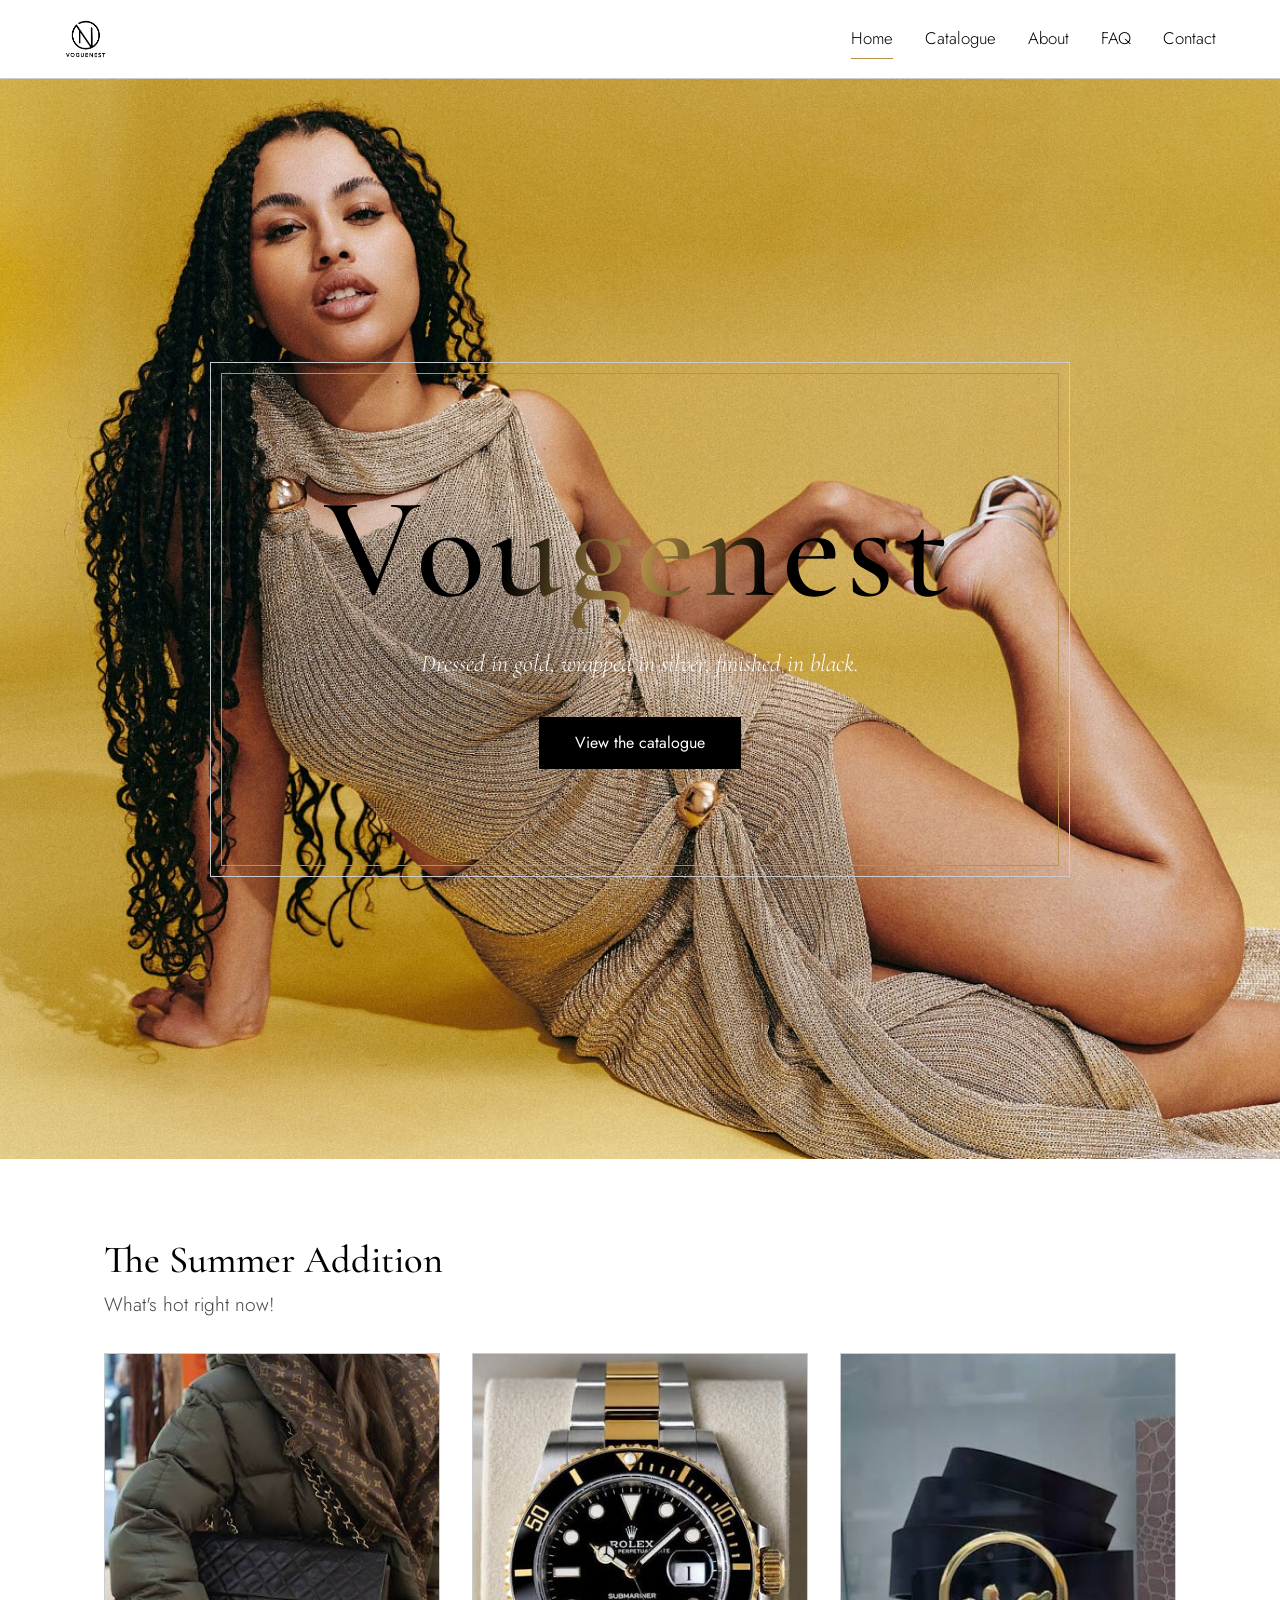
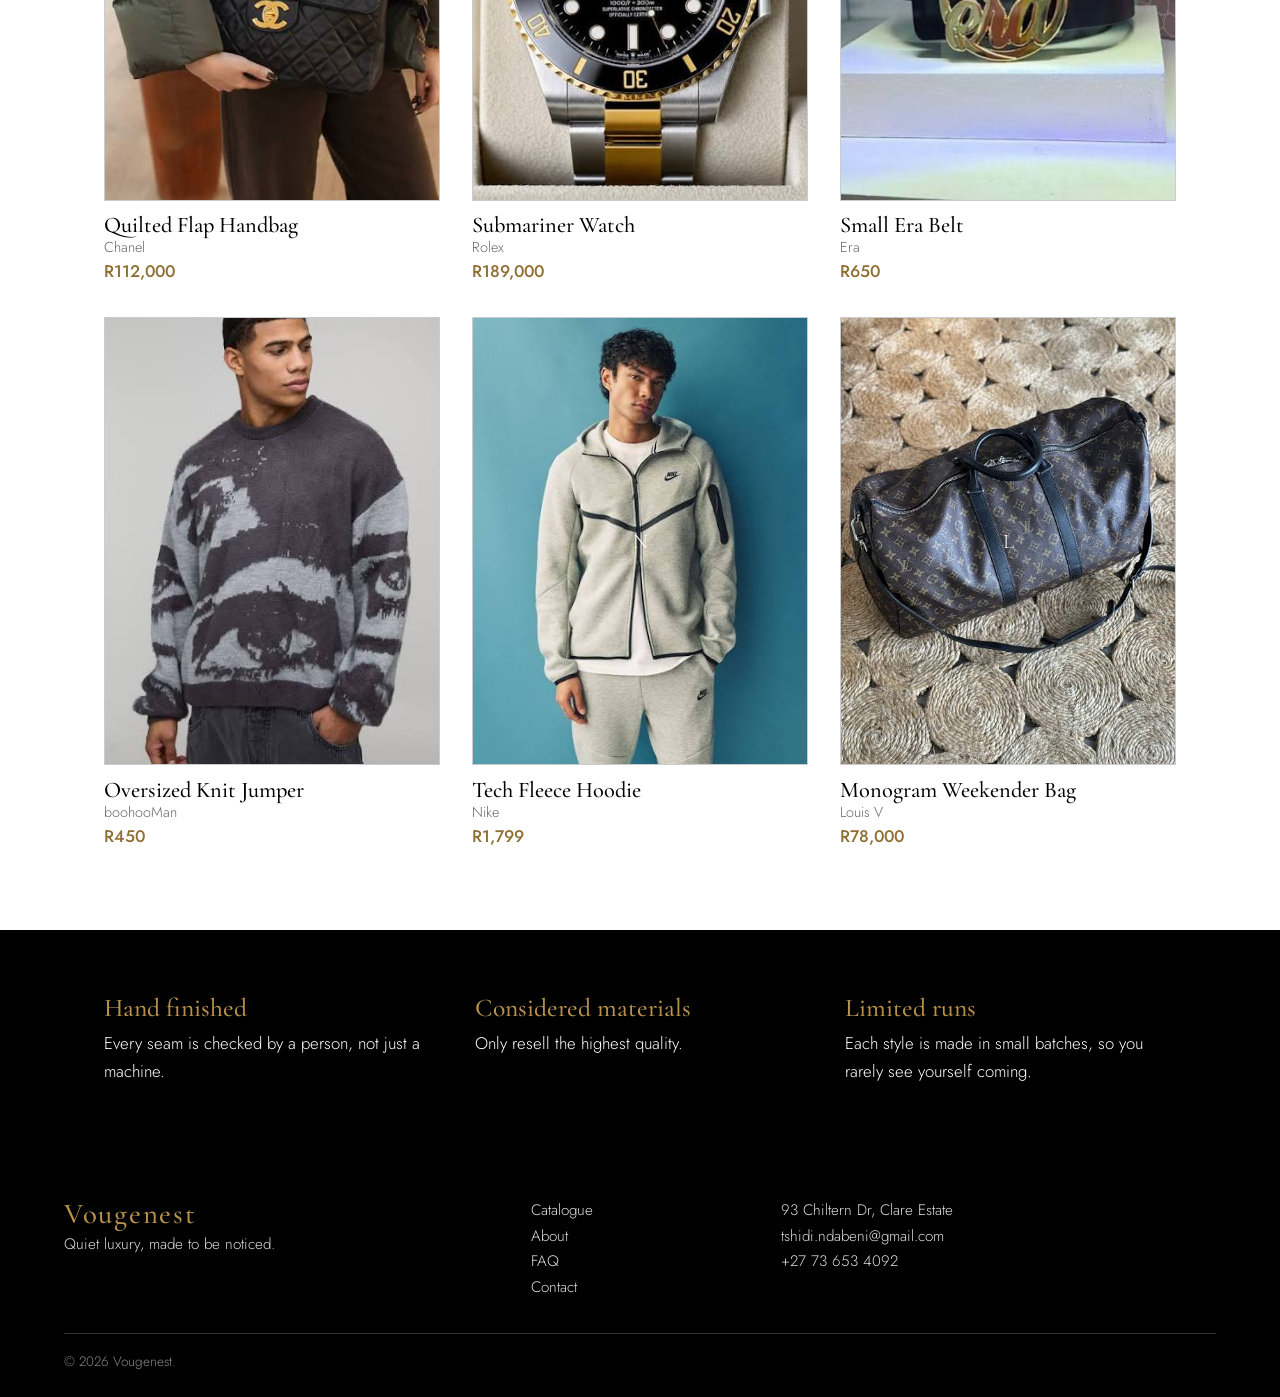
<file: index.html>
<!DOCTYPE html>
<html lang="en">

<head>
    <meta charset="UTF-8">
    <meta name="viewport" content="width=device-width, initial-scale=1">
    <title>Home | Vougenest</title>
    <link rel="preconnect" href="https://fonts.googleapis.com">
    <link rel="preconnect" href="https://fonts.gstatic.com" crossorigin>
    <link
        href="https://fonts.googleapis.com/css2?family=Cormorant+Garamond:ital,wght@0,400;0,500;0,600;1,400&family=Jost:wght@300;400;500&display=swap"
        rel="stylesheet">
    <link rel="stylesheet" href="css/style.css">
</head>

<body>
    <header class="site-header"><a class="logo" href="index.html"><img src="images/logo-black.png" alt="Vougenest"></a><button class="menu-btn"
            aria-label="Menu" aria-expanded="false">Menu</button>
        <nav id="nav"><a href="index.html" class="on">Home</a><a href="catalogue.html">Catalogue</a><a
                href="about.html">About</a><a href="faq.html">FAQ</a><a href="contact.html">Contact</a></nav>
    </header>
    <main>
        <section class="hero">
            <div class="frame">
                <h1>Vougenest</h1>
                <p class="tag">Dressed in gold, wrapped in silver, finished in black.</p><a class="btn"
                    href="catalogue.html">View the catalogue</a>
            </div>
        </section>
        <section class="wrap">
            <h2>The Summer Addition</h2>
            <p class="lead">What's hot right now!</p>
            <div class="grid">
                <article class="card" data-brand="Chanel">
                    <div class="ph flaphand"></div>
                    <h3>Quilted Flap Handbag</h3>
                    <p class="meta">Chanel</p>
                    <p class="price">R112,000</p>
                </article>
                <article class="card" data-brand="Rolex">
                    <div class="ph submarine"></div>
                    <h3>Submariner Watch</h3>
                    <p class="meta">Rolex</p>
                    <p class="price">R189,000</p>
                </article>
                <article class="card" data-brand="New Era">
                    <div class="ph era_belt"></div>
                    <h3>Small Era Belt</h3>
                    <p class="meta">Era</p>
                    <p class="price">R650</p>
                </article>
                <article class="card" data-brand="boohooMan">
                    <div class="ph knitJumper"></div>
                    <h3>Oversized Knit Jumper</h3>
                    <p class="meta">boohooMan</p>
                    <p class="price">R450</p>
                </article>
                <article class="card" data-brand="Nike">
                    <div class="ph NikeTech"><span>N</span></div>
                    <h3>Tech Fleece Hoodie</h3>
                    <p class="meta">Nike</p>
                    <p class="price">R1,799</p>
                </article>
                <article class="card" data-brand="Louis V">
                    <div class="ph MonogramBag"><span>L</span></div>
                    <h3>Monogram Weekender Bag</h3>
                    <p class="meta">Louis V</p>
                    <p class="price">R78,000</p>
                </article>
            </div>
        </section>
        <section class="band">
            <div class="wrap three">
                <div>
                    <h3>Hand finished</h3>
                    <p>Every seam is checked by a person, not just a machine.</p>
                </div>
                <div>
                    <h3>Considered materials</h3>
                    <p>Only resell the highest quality.</p>
                </div>
                <div>
                    <h3>Limited runs</h3>
                    <p>Each style is made in small batches, so you rarely see yourself coming.</p>
                </div>
            </div>
        </section>
    </main>
    <footer class="site-footer">
        <div><strong class="logo">Vougenest</strong>
            <p>Quiet luxury, made to be noticed.</p>
        </div>
        <div><a href="catalogue.html">Catalogue</a><a href="about.html">About</a><a href="faq.html">FAQ</a><a
                href="contact.html">Contact</a></div>
        <div>
            <p>93 Chiltern Dr, Clare Estate<br>tshidi.ndabeni@gmail.com<br>+27 73 653 4092</p>
        </div>
        <p class="legal">&copy; 2026 Vougenest.</p>
    </footer>
    <script src="js/main.js"></script>
</body>

</html>
</file>
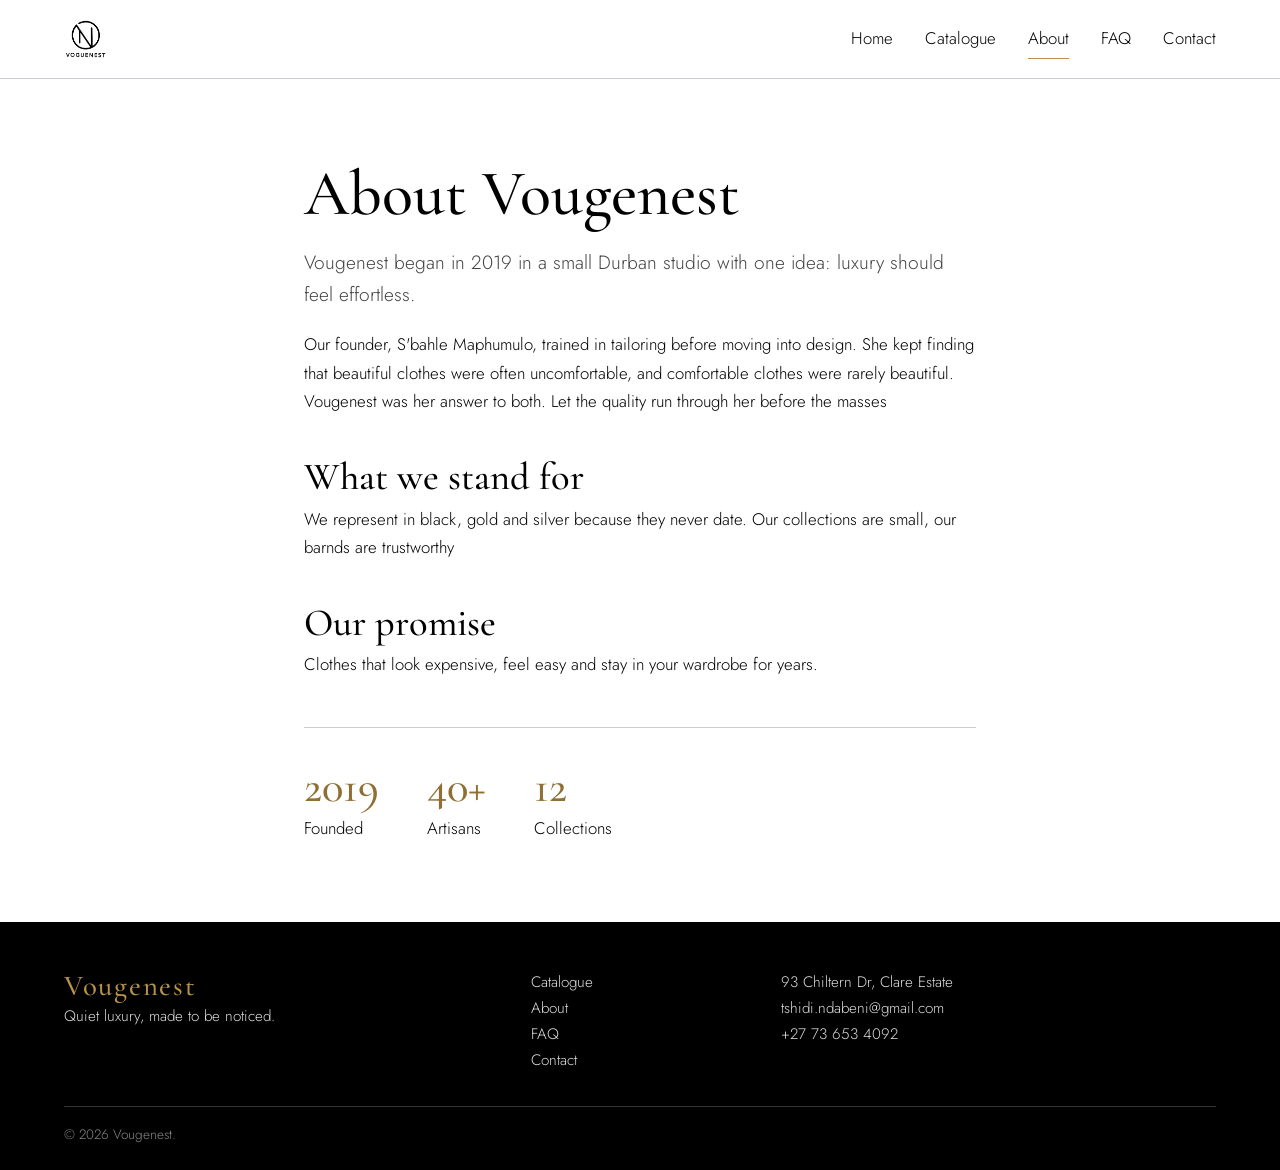
<file: about.html>
<!DOCTYPE html>
<html lang="en">

<head>
    <meta charset="UTF-8">
    <meta name="viewport" content="width=device-width, initial-scale=1">
    <title>About | Vougenest</title>
    <link rel="preconnect" href="https://fonts.googleapis.com">
    <link rel="preconnect" href="https://fonts.gstatic.com" crossorigin>
    <link
        href="https://fonts.googleapis.com/css2?family=Cormorant+Garamond:ital,wght@0,400;0,500;0,600;1,400&family=Jost:wght@300;400;500&display=swap"
        rel="stylesheet">
    <link rel="stylesheet" href="css/style.css">
</head>

<body>
    <header class="site-header"><a class="logo" href="index.html"><img src="images/logo-black.png" alt="Vougenest"></a><button class="menu-btn"
            aria-label="Menu" aria-expanded="false">Menu</button>
        <nav id="nav"><a href="index.html">Home</a><a href="catalogue.html">Catalogue</a><a href="about.html"
                class="on">About</a><a href="faq.html">FAQ</a><a href="contact.html">Contact</a></nav>
    </header>
    <main>
        <section class="wrap narrow">
            <h1 class="ptitle">About Vougenest</h1>
            <p class="lead">Vougenest began in 2019 in a small Durban studio with one idea: luxury should feel
                effortless.</p>
            <p>Our founder, S'bahle Maphumulo, trained in tailoring before moving into design. She kept finding that
                beautiful clothes were often uncomfortable, and comfortable clothes were rarely beautiful. Vougenest was
                her answer to both. Let the quality run through her before the masses</p>
            <h2>What we stand for</h2>
            <p>We represent in black, gold and silver because they never date. Our collections are small, our barnds are
                trustworthy</p>
            <h2>Our promise</h2>
            <p>Clothes that look expensive, feel easy and stay in your wardrobe for years.</p>
            <div class="stats">
                <div><b>2019</b><span>Founded</span></div>
                <div><b>40+</b><span>Artisans</span></div>
                <div><b>12</b><span>Collections</span></div>
            </div>
        </section>
    </main>
    <footer class="site-footer">
        <div><strong class="logo">Vougenest</strong>
            <p>Quiet luxury, made to be noticed.</p>
        </div>
        <div><a href="catalogue.html">Catalogue</a><a href="about.html">About</a><a href="faq.html">FAQ</a><a
                href="contact.html">Contact</a></div>
        <div>
            <p>93 Chiltern Dr, Clare Estate<br>tshidi.ndabeni@gmail.com<br>+27 73 653 4092</p>
        </div>
        <p class="legal">&copy; 2026 Vougenest.</p>
    </footer>
    <script src="js/main.js"></script>
</body>

</html>
</file>
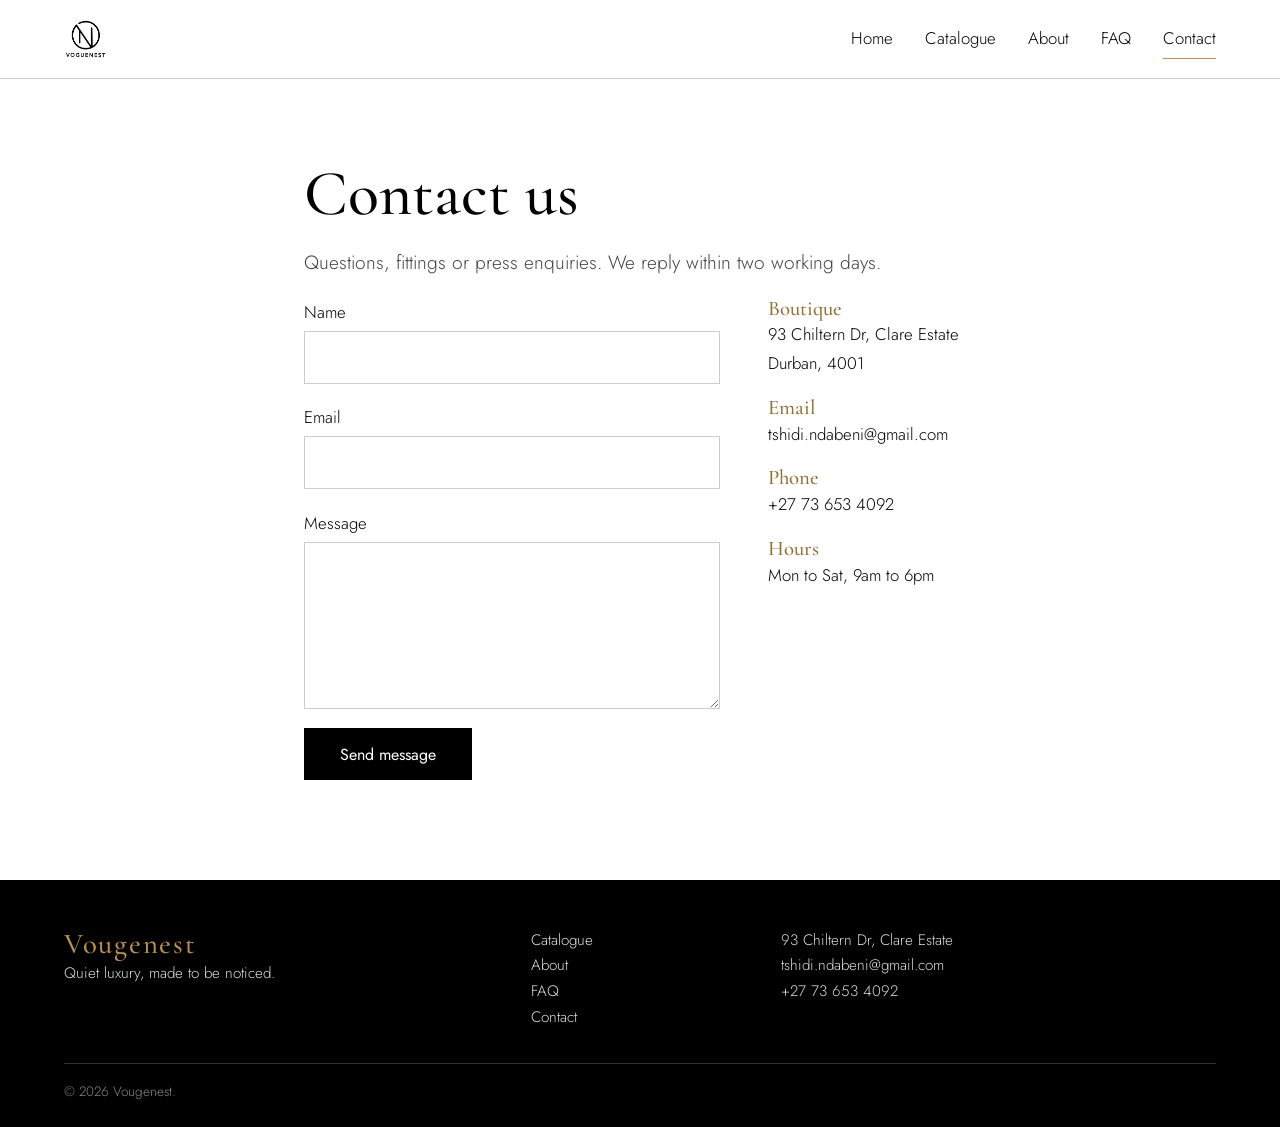
<file: contact.html>
<!DOCTYPE html>
<html lang="en">

<head>
    <meta charset="UTF-8">
    <meta name="viewport" content="width=device-width, initial-scale=1">
    <title>Contact | Vougenest</title>
    <link rel="preconnect" href="https://fonts.googleapis.com">
    <link rel="preconnect" href="https://fonts.gstatic.com" crossorigin>
    <link
        href="https://fonts.googleapis.com/css2?family=Cormorant+Garamond:ital,wght@0,400;0,500;0,600;1,400&family=Jost:wght@300;400;500&display=swap"
        rel="stylesheet">
    <link rel="stylesheet" href="css/style.css">
</head>

<body>
    <header class="site-header"><a class="logo" href="index.html"><img src="images/logo-black.png" alt="Vougenest"></a><button class="menu-btn"
            aria-label="Menu" aria-expanded="false">Menu</button>
        <nav id="nav"><a href="index.html">Home</a><a href="catalogue.html">Catalogue</a><a
                href="about.html">About</a><a href="faq.html">FAQ</a><a href="contact.html" class="on">Contact</a></nav>
    </header>
    <main>
        <section class="wrap narrow">
            <h1 class="ptitle">Contact us</h1>
            <p class="lead">Questions, fittings or press enquiries. We reply within two working days.</p>
            <div class="two">
                <form id="cform" novalidate><label>Name<input id="n" required></label><label>Email<input id="e"
                            type="email" required></label><label>Message<textarea id="m" rows="5"
                            required></textarea></label><button class="btn" type="submit">Send message</button>
                    <p id="msg" role="status"></p>
                </form>
                <aside>
                    <h3>Boutique</h3>
                    <p>93 Chiltern Dr, Clare Estate<br>Durban, 4001</p>
                    <h3>Email</h3>
                    <p>tshidi.ndabeni@gmail.com</p>
                    <h3>Phone</h3>
                    <p>+27 73 653 4092</p>
                    <h3>Hours</h3>
                    <p>Mon to Sat, 9am to 6pm</p>
                </aside>
            </div>
        </section>
    </main>
    <footer class="site-footer">
        <div><strong class="logo">Vougenest</strong>
            <p>Quiet luxury, made to be noticed.</p>
        </div>
        <div><a href="catalogue.html">Catalogue</a><a href="about.html">About</a><a href="faq.html">FAQ</a><a
                href="contact.html">Contact</a></div>
        <div>
            <p>93 Chiltern Dr, Clare Estate<br>tshidi.ndabeni@gmail.com<br>+27 73 653 4092</p>
        </div>
        <p class="legal">&copy; 2026 Vougenest.</p>
    </footer>
    <script src="js/main.js"></script>
</body>

</html>
</file>
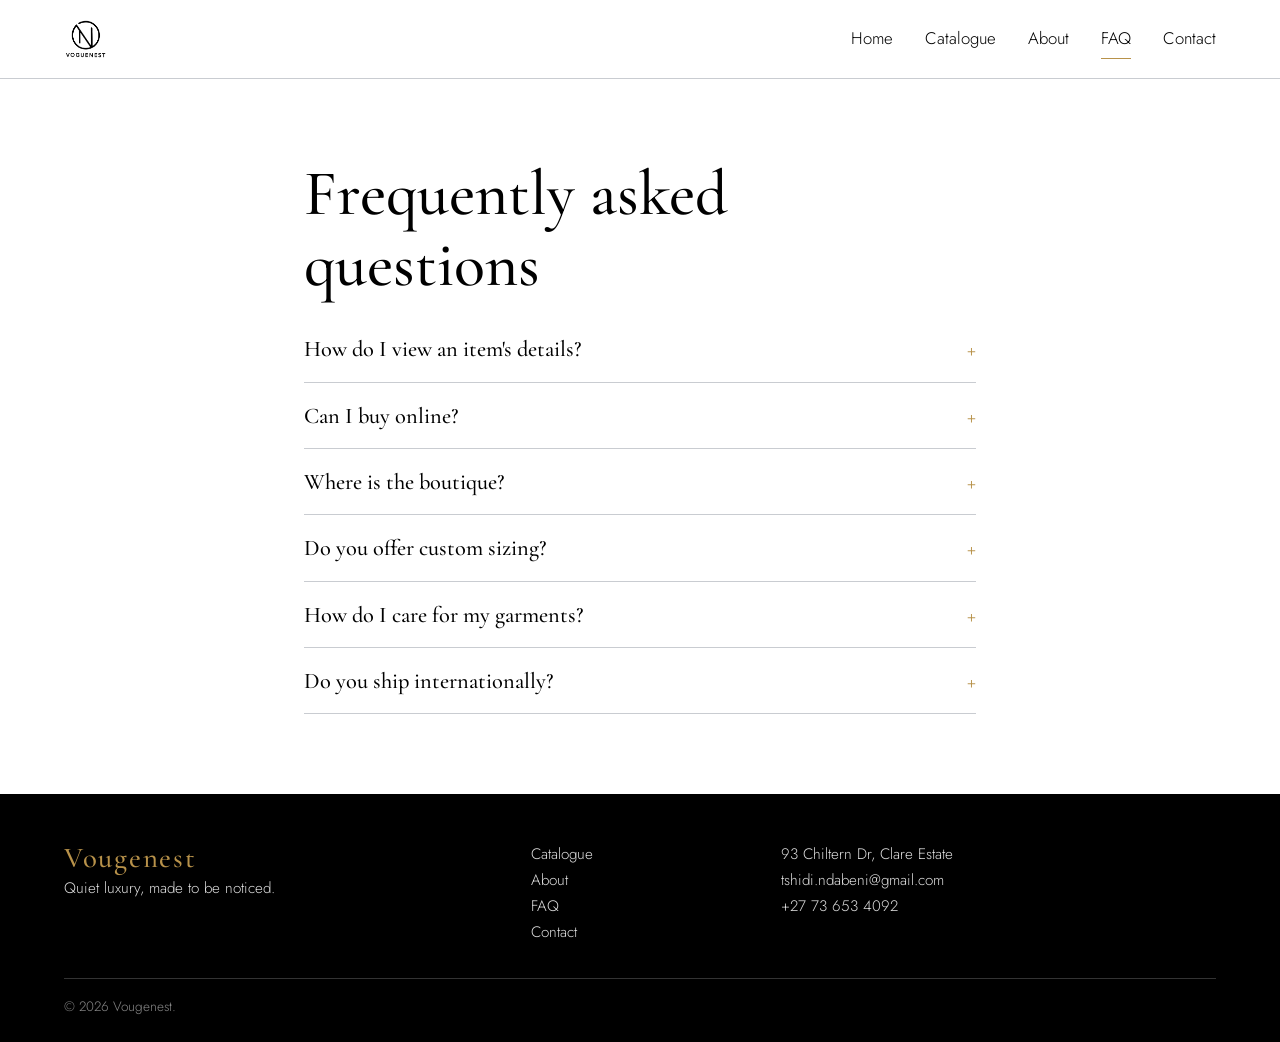
<file: faq.html>
<!DOCTYPE html>
<html lang="en">

<head>
    <meta charset="UTF-8">
    <meta name="viewport" content="width=device-width, initial-scale=1">
    <title>FAQ | Vougenest</title>
    <link rel="preconnect" href="https://fonts.googleapis.com">
    <link rel="preconnect" href="https://fonts.gstatic.com" crossorigin>
    <link
        href="https://fonts.googleapis.com/css2?family=Cormorant+Garamond:ital,wght@0,400;0,500;0,600;1,400&family=Jost:wght@300;400;500&display=swap"
        rel="stylesheet">
    <link rel="stylesheet" href="css/style.css">
</head>

<body>
    <header class="site-header"><a class="logo" href="index.html"><img src="images/logo-black.png" alt="Vougenest"></a><button class="menu-btn"
            aria-label="Menu" aria-expanded="false">Menu</button>
        <nav id="nav"><a href="index.html">Home</a><a href="catalogue.html">Catalogue</a><a
                href="about.html">About</a><a href="faq.html" class="on">FAQ</a><a href="contact.html">Contact</a></nav>
    </header>
    <main>
        <section class="wrap narrow">
            <h1 class="ptitle">Frequently asked questions</h1>
            <details>
                <summary>How do I view an item's details?</summary>
                <p>Open the Catalogue page and select a category. Each piece shows its name, type and price.</p>
            </details>
            <details>
                <summary>Can I buy online?</summary>
                <p>Not yet. This website is a showcase. Visit our boutique or contact us to enquire about a piece.</p>
            </details>
            <details>
                <summary>Where is the boutique?</summary>
                <p>93 Chiltern Dr, Clare Estate, Durban. Open Monday to Saturday, 9am to 6pm.</p>
            </details>
            <details>
                <summary>Do you offer custom sizing?</summary>
                <p>Yes. Our tailoring team can adjust any piece. Contact us to book a fitting.</p>
            </details>
            <details>
                <summary>How do I care for my garments?</summary>
                <p>Each item has a care label. As a rule, dry clean silks and wools, and store leather away from direct
                    sun.</p>
            </details>
            <details>
                <summary>Do you ship internationally?</summary>
                <p>Not at the moment, but we are planning to open international orders soon.</p>
            </details>
        </section>
    </main>
    <footer class="site-footer">
        <div><strong class="logo">Vougenest</strong>
            <p>Quiet luxury, made to be noticed.</p>
        </div>
        <div><a href="catalogue.html">Catalogue</a><a href="about.html">About</a><a href="faq.html">FAQ</a><a
                href="contact.html">Contact</a></div>
        <div>
            <p>93 Chiltern Dr, Clare Estate<br>tshidi.ndabeni@gmail.com<br>+27 73 653 4092</p>
        </div>
        <p class="legal">&copy; 2026 Vougenest.</p>
    </footer>
    <script src="js/main.js"></script>
</body>

</html>
</file>
<file: css/style.css>
:root {
    --bg: #fff;
    --ink: #000;
    --gold: #b8924a;
    --gold-d: #8f6f33;
    --silver: #c9ccd1;
    --soft: #f5f5f6;
    --serif: 'Cormorant Garamond', Georgia, serif;
    --sans: 'Jost', system-ui, sans-serif
}

* {
    box-sizing: border-box;
    margin: 0
}

body {
    background: var(--bg);
    color: var(--ink);
    font: 300 1.05rem/1.7 var(--sans)
}

a {
    color: inherit;
    text-decoration: none
}

:focus-visible {
    outline: 2px solid var(--gold);
    outline-offset: 3px
}

h1,
h2,
h3,
.logo {
    font-family: var(--serif);
    font-weight: 500;
    line-height: 1.1;
    /*background: url(../images/logo-black.png) center/cover no-repeat;*/
}

.logo img { 
    display: block; height: 40px; width: auto; 
}
.site-header {
    display: flex;
    justify-content: space-between;
    align-items: center;
    padding: 1.2rem 5vw;
    border-bottom: 1px solid var(--silver);
    position: sticky;
    top: 0;
    background: #fff;
    z-index: 5
}

.logo {
    font-size: 1.9rem;
    letter-spacing: .06em;
    color: var(--gold)
}

nav {
    display: flex;
    gap: 2rem
}

nav a {
    padding: .3rem 0;
    border-bottom: 1px solid transparent;
    transition: border-color .2s
}

nav a:hover,
nav a.on {
    border-color: var(--gold)
}

.menu-btn {
    display: none;
    background: none;
    border: 1px solid var(--ink);
    padding: .4rem .9rem;
    font: inherit;
    cursor: pointer
}

.hero {
    min-height: 120vh;
    display: grid;
    place-items: center;
    padding: 3rem 5vw;
    background:url(../images/Curve\ Model.jpg) center/cover no-repeat;
}

.frame {
    border: 1px solid var(--gold);
    outline: 1px solid var(--silver);
    outline-offset: 10px;
    padding: clamp(2.5rem, 8vw, 6rem) clamp(1.5rem, 8vw, 7rem);
    text-align: center;
    animation: rise 1s ease both
}

.hero h1 {
    font-size: clamp(3.5rem, 12vw, 9rem);
    letter-spacing: .04em;
    background: linear-gradient(100deg, #000 30%, var(--gold) 50%, #000 70%);
    -webkit-background-clip: text;
    background-clip: text;
    color: transparent
}

.tag {
    font-family: var(--serif);
    font-style: italic;
    font-size: 1.5rem;
    margin: 1rem 0 2rem;
    color: white;
}

@keyframes rise {
    from {
        opacity: 0;
        transform: translateY(20px)
    }
}

.btn {
    display: inline-block;
    background: var(--ink);
    color: #fff;
    border: 1px solid var(--ink);
    padding: .85rem 2.2rem;
    font: 400 1rem var(--sans);
    cursor: pointer;
    transition: background .2s, color .2s, border-color .2s
}

.btn:hover {
    background: var(--gold);
    border-color: var(--gold)
}

.wrap {
    max-width: 1200px;
    margin: 0 auto;
    padding: 5rem 5vw
}

.narrow {
    max-width: 800px
}

.wrap h2 {
    font-size: 2.4rem;
    margin-bottom: .4rem
}

.ptitle {
    font-size: clamp(2.6rem, 6vw, 4rem);
    margin-bottom: 1rem
}

.lead {
    font-size: 1.2rem;
    color: #444;
    margin-bottom: 2rem
}

.narrow p {
    margin-bottom: 1.2rem
}

.narrow h2 {
    margin-top: 2.5rem
}

.grid {
    display: grid;
    grid-template-columns: repeat(auto-fill, minmax(250px, 1fr));
    gap: 2rem
}

.card.hide {
    display: none
}

.ph {
    aspect-ratio: 3/4;
    display: grid;
    place-items: center;
    text-align: center;
    padding: 1rem;
    margin-bottom: .8rem;
    border: 1px solid var(--silver);
    font-family: var(--serif);
    font-size: 1.3rem;
    color: #fff;
    transition: border-color .2s
}

.card:hover .ph {
    border-color: var(--gold)
}

.flaphand {
    background: url(../images/ChanelQuilted.jpeg) center/cover no-repeat
}

.submarine {
    background: url(../images/Submarine.jpeg) center/cover no-repeat
}

.era_belt {
    background: url(../images/Era\ Belt.jpeg) center/cover no-repeat
}

.knitJumper {
    background: url(../images/BKnitJumnper.jpeg) center/cover no-repeat
}

.NikeTech {
    background: url(../images/NikeTech.jpeg) center/cover no-repeat
}

.MonogramBag {
    background: url(../images/MonogramBag.jpeg) center/cover no-repeat
}

.date {
    background: url(../images/datejust.jpeg) center/cover no-repeat
}

.oyster {
    background: url(../images/oyster.jpeg) center/cover no-repeat
}

.cargo {
    background: url(../images/Cargo.jpeg) center/cover no-repeat
}

.washed {
    background: url(../images/washeddenim.jpeg) center/cover no-repeat
}

.tech {
    background: url(../images/NikeTech.jpeg) center/cover no-repeat
}

.driFit {
    background: url(../images/DriFit.jpeg) center/cover no-repeat
}

.windrunner {
    background: url(../images/Windrunner.jpeg) center/cover no-repeat
}

.belt {
    background: url(../images/Louis\ Belt.jpeg) center/cover no-repeat
}

.scarf {
    background: url(../images/Scarf.jpeg) center/cover no-repeat
}

.airForce {
    background: url(../images/AirForce.jpeg) center/cover no-repeat
}

.dunk {
    background: url(../images/Dunks.jpeg) center/cover no-repeat
}

.max {
    background: url(../images/AirMax.jpeg) center/cover no-repeat
}

.louisT {
    background: url(../images/LouisShoes.jpeg) center/cover no-repeat
}

.run {
    background: url(../images/Runaway.jpeg) center/cover no-repeat
}

.twotone {
    background: url(../images/Chaneli.jpeg) center/cover no-repeat
}

.chunky {
    background: url(../images/Chunky.jpeg) center/cover no-repeat
}

.retro {
    background: url(../images/Retro.jpeg) center/cover no-repeat
}

.eraSun {
    background: url(../images/EraEmpire.jpeg) center/cover no-repeat
}

.eraAdore {
    background: url(../images/AdoreEarrings.jpeg) center/cover no-repeat
}

.earrings {
    background: url(../images/ChanelEar.jpeg) center/cover no-repeat
}

.sweater {
    background: url(../images/chanelSweater.jpeg) center/cover no-repeat
}

.card h3 {
    font-size: 1.4rem
}

.meta {
    color: #666;
    font-size: .9rem;
    line-height: 1.3
}

.price {
    color: var(--gold-d);
    font-weight: 500
}

.filters {
    display: flex;
    flex-wrap: wrap;
    gap: .6rem;
    margin-bottom: 2.5rem
}

.filters button {
    background: #fff;
    border: 1px solid var(--silver);
    padding: .5rem 1.2rem;
    font: inherit;
    cursor: pointer
}

.filters button.on,
.filters button:hover {
    background: var(--ink);
    color: #fff;
    border-color: var(--ink)
}

.band {
    background: var(--ink);
    color: #fff
}

.band .wrap {
    padding: 4rem 5vw
}

.three {
    display: grid;
    grid-template-columns: repeat(auto-fit, minmax(220px, 1fr));
    gap: 2.5rem
}

.three h3 {
    color: var(--gold);
    font-size: 1.6rem;
    margin-bottom: .4rem
}

.stats {
    display: flex;
    gap: 3rem;
    flex-wrap: wrap;
    margin-top: 3rem;
    padding-top: 2rem;
    border-top: 1px solid var(--silver)
}

.stats b {
    display: block;
    font: 500 2.8rem var(--serif);
    color: var(--gold-d)
}

details {
    border-bottom: 1px solid var(--silver);
    padding: 1.2rem 0
}

summary {
    cursor: pointer;
    font: 500 1.4rem var(--serif);
    list-style: none;
    display: flex;
    justify-content: space-between
}

summary::after {
    content: "+";
    color: var(--gold)
}

details[open] summary::after {
    content: "\2212"
}

details p {
    margin: .8rem 0 0
}

.two {
    display: grid;
    grid-template-columns: 2fr 1fr;
    gap: 3rem
}

form label {
    display: block;
    margin-bottom: 1.2rem
}

input,
textarea {
    display: block;
    width: 100%;
    margin-top: .3rem;
    padding: .7rem;
    border: 1px solid var(--silver);
    font: inherit;
    background: #fff
}

input:focus,
textarea:focus {
    border-color: var(--gold);
    outline: none
}

aside h3 {
    font-size: 1.3rem;
    color: var(--gold-d)
}

aside p {
    margin-bottom: 1rem
}

#msg {
    margin-top: 1rem;
    color: var(--gold-d)
}

.site-footer {
    background: var(--ink);
    color: #ddd;
    display: grid;
    grid-template-columns: 2fr 1fr 2fr;
    gap: 2rem;
    padding: 3rem 5vw 1.5rem;
    font-size: .95rem
}

.site-footer .logo {
    color: var(--gold);
    font-size: 1.8rem
}

.site-footer a {
    display: block
}

.site-footer a:hover {
    color: var(--gold)
}

.legal {
    grid-column: 1/-1;
    border-top: 1px solid #333;
    padding-top: 1rem;
    color: #888;
    font-size: .85rem
}

@media(max-width:720px) {
    .menu-btn {
        display: block
    }

    nav {
        display: none;
        position: absolute;
        top: 100%;
        left: 0;
        right: 0;
        background: #fff;
        flex-direction: column;
        gap: 0;
        padding: 1rem 5vw;
        border-bottom: 1px solid var(--silver)
    }

    nav.open {
        display: flex
    }

    nav a {
        padding: .7rem 0
    }

    .two,
    .site-footer {
        grid-template-columns: 1fr
    }
}

@media(prefers-reduced-motion:reduce) {
    * {
        animation: none !important;
        transition: none !important
    }
}
.sub {
    margin-top: 5rem;
    padding-top: 3rem;
    border-top: 2px solid var(--gold)
}
</file>
